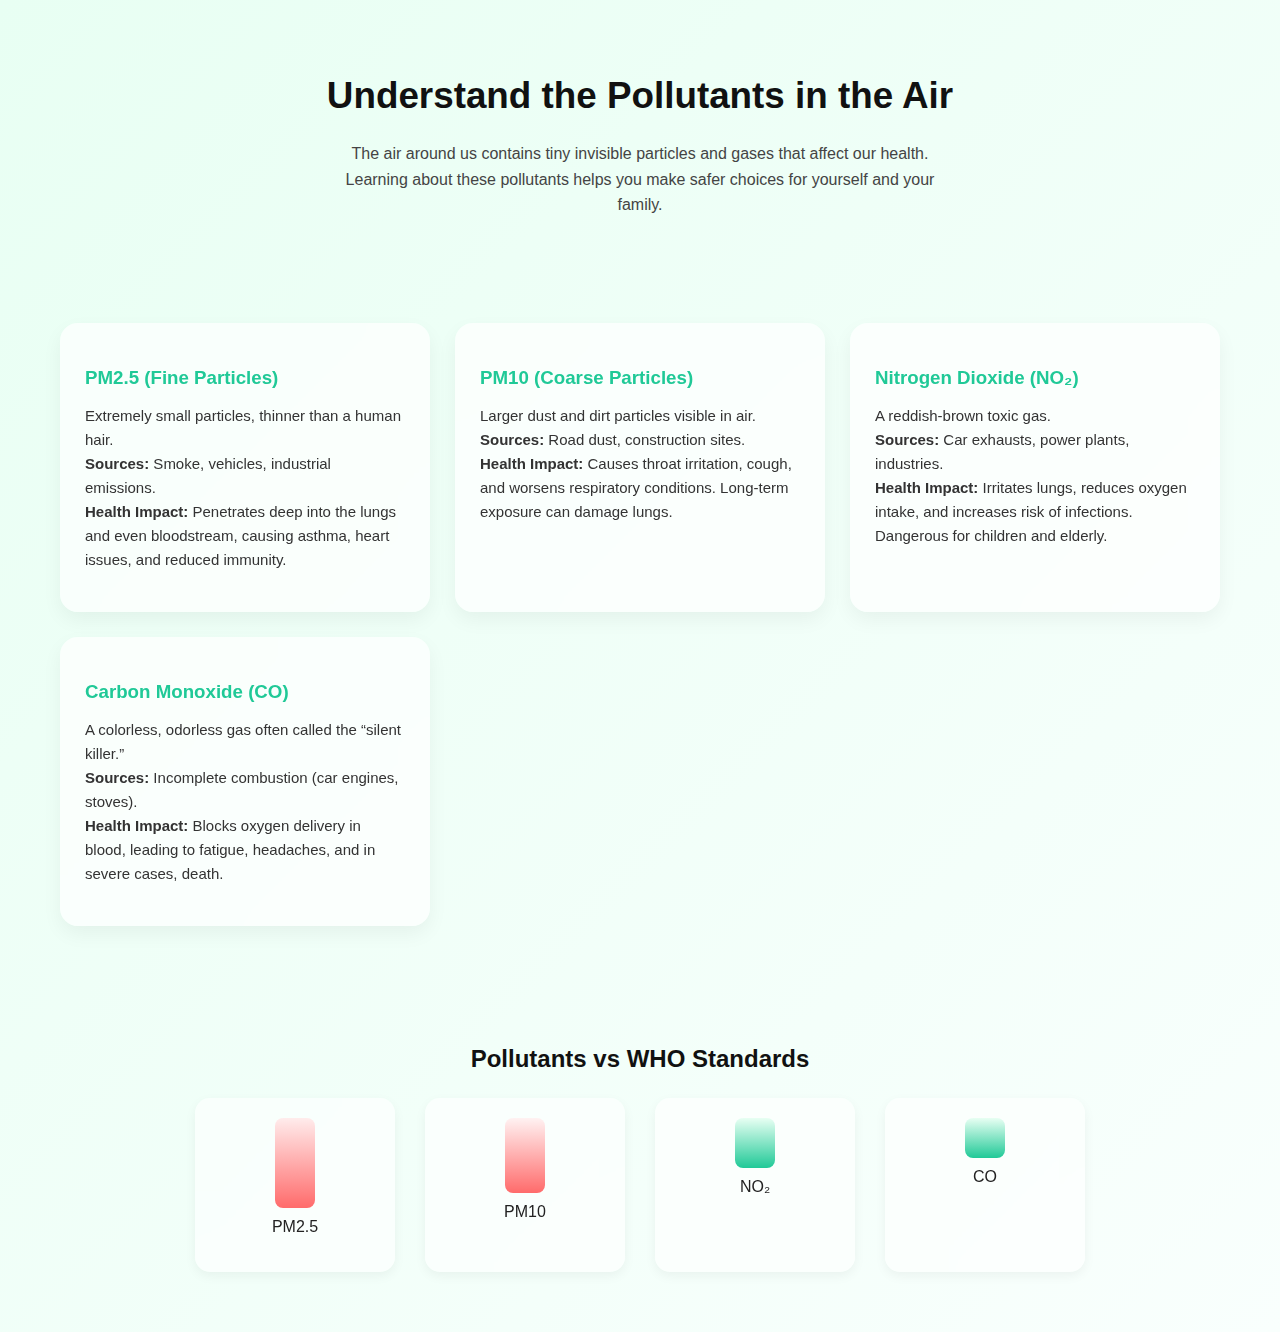
<file: pollutants/index.html>
<!DOCTYPE html>
<html lang="en">
<head>
  <meta charset="UTF-8">
  <meta name="viewport" content="width=device-width, initial-scale=1.0">
  <title>Pollutants Details</title>
  <style>
    body {
      font-family: 'Segoe UI', Tahoma, Geneva, Verdana, sans-serif;
      margin: 0;
      padding: 0;
      background: linear-gradient(135deg, #e8fff3, #f9fffd);
      color: #222;
    }

    .hero {
      text-align: center;
      padding: 50px 20px;
    }

    .hero h1 {
      font-size: 2.3rem;
      font-weight: 700;
      color: #111;
    }

    .hero p {
      color: #444;
      max-width: 600px;
      margin: 15px auto;
      line-height: 1.6;
    }

    .pollutants {
      display: grid;
      grid-template-columns: repeat(auto-fit, minmax(280px, 1fr));
      gap: 25px;
      padding: 40px 60px;
    }

    .card {
      background: rgba(255, 255, 255, 0.7);
      backdrop-filter: blur(12px);
      border-radius: 18px;
      padding: 25px;
      text-align: left;
      box-shadow: 0 8px 20px rgba(0,0,0,0.05);
      transition: transform 0.2s ease-in-out;
    }

    .card:hover {
      transform: translateY(-5px);
    }

    .card h3 {
      margin-bottom: 10px;
      color: #20c997;
    }

    .card p {
      color: #333;
      font-size: 15px;
      line-height: 1.6;
    }

    .comparison {
      padding: 60px 20px;
      text-align: center;
    }

    .comparison h2 {
      margin-bottom: 25px;
      color: #111;
    }

    .bars {
      display: flex;
      justify-content: center;
      flex-wrap: wrap;
      gap: 30px;
    }

    .bar {
      width: 160px;
      background: rgba(255, 255, 255, 0.6);
      backdrop-filter: blur(10px);
      border-radius: 15px;
      padding: 20px;
      box-shadow: 0 4px 12px rgba(0,0,0,0.05);
    }

    .bar p {
      margin-top: 10px;
      color: #222;
      font-weight: 500;
    }

    .bar .level {
      height: 100px;
      width: 40px;
      margin: 0 auto;
      border-radius: 8px;
      background: linear-gradient(to top, #ff6b6b, #f9fffd);
    }

    .tips {
      padding: 60px 20px;
      text-align: center;
    }

    .tips h2 {
      margin-bottom: 20px;
      color: #111;
    }

    .tip-grid {
      display: grid;
      grid-template-columns: repeat(auto-fit, minmax(220px, 1fr));
      gap: 25px;
      margin-top: 20px;
    }

    .tip {
      background: rgba(255, 255, 255, 0.6);
      backdrop-filter: blur(10px);
      padding: 20px;
      border-radius: 15px;
      box-shadow: 0 4px 12px rgba(0,0,0,0.05);
      font-size: 15px;
    }

    footer {
      background: #f6fef9;
      color: #555;
      padding: 20px;
      text-align: center;
      border-top: 1px solid #eaeaea;
      margin-top: 40px;
    }
  </style>
</head>
<body>

  <!-- Hero -->
  <section class="hero">
    <h1>Understand the Pollutants in the Air</h1>
    <p>
      The air around us contains tiny invisible particles and gases that affect our health. 
      Learning about these pollutants helps you make safer choices for yourself and your family.
    </p>
  </section>

  <!-- Pollutants Cards -->
  <section class="pollutants">
    <div class="card">
      <h3>PM2.5 (Fine Particles)</h3>
      <p>
        Extremely small particles, thinner than a human hair. 
        <br><b>Sources:</b> Smoke, vehicles, industrial emissions.  
        <br><b>Health Impact:</b> Penetrates deep into the lungs and even bloodstream, 
        causing asthma, heart issues, and reduced immunity.
      </p>
    </div>
    <div class="card">
      <h3>PM10 (Coarse Particles)</h3>
      <p>
        Larger dust and dirt particles visible in air.  
        <br><b>Sources:</b> Road dust, construction sites.  
        <br><b>Health Impact:</b> Causes throat irritation, cough, and worsens respiratory conditions. 
        Long-term exposure can damage lungs.
      </p>
    </div>
    <div class="card">
      <h3>Nitrogen Dioxide (NO₂)</h3>
      <p>
        A reddish-brown toxic gas.  
        <br><b>Sources:</b> Car exhausts, power plants, industries.  
        <br><b>Health Impact:</b> Irritates lungs, reduces oxygen intake, and increases risk of infections. 
        Dangerous for children and elderly.
      </p>
    </div>
    <div class="card">
      <h3>Carbon Monoxide (CO)</h3>
      <p>
        A colorless, odorless gas often called the “silent killer.”  
        <br><b>Sources:</b> Incomplete combustion (car engines, stoves).  
        <br><b>Health Impact:</b> Blocks oxygen delivery in blood, leading to fatigue, headaches, 
        and in severe cases, death.
      </p>
    </div>
  </section>

  <!-- Comparison -->
  <section class="comparison">
    <h2>Pollutants vs WHO Standards</h2>
    <div class="bars">
      <div class="bar">
        <div class="level" style="height: 90px; background: linear-gradient(to top, #ff6b6b, #ffecec);"></div>
        <p>PM2.5</p>
      </div>
      <div class="bar">
        <div class="level" style="height: 75px; background: linear-gradient(to top, #ff6b6b, #fff2f2);"></div>
        <p>PM10</p>
      </div>
      <div class="bar">
        <div class="level" style="height: 50px; background: linear-gradient(to top, #20c997, #e8fff3);"></div>
        <p>NO₂</p>
      </div>
      <div class="bar">
        <div class="level" style="height: 40px; background: linear-gradient(to top, #20c997, #e8fff3);"></div>
        <p>CO</p>
      </div>
    </div>
  </section>


</body>
</html>
</file>
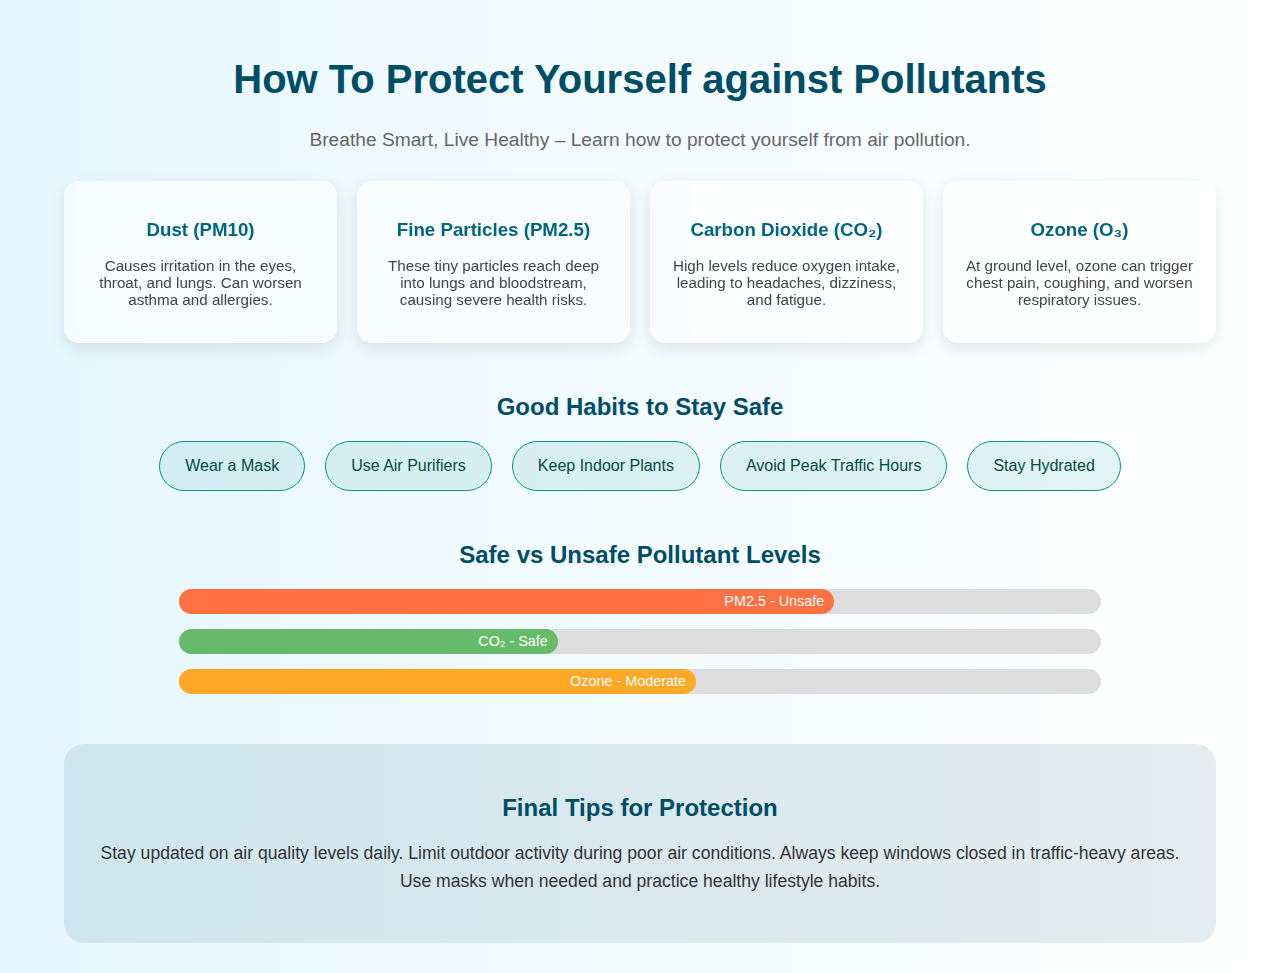
<file: protect/index.html>
<!DOCTYPE html>
<html lang="en">
<head>
  <meta charset="UTF-8">
  <meta name="viewport" content="width=device-width, initial-scale=1.0">
  <title>Protect Yourself from Air Pollution</title>
  <style>
    body {
      font-family: 'Segoe UI', sans-serif;
      margin: 0;
      padding: 0;
      background: linear-gradient(to right, #e6f7ff, #ffffff);
      color: #333;
    }

    .container {
      width: 90%;
      margin: auto;
      padding: 30px 0;
    }

    .heading {
      text-align: center;
      margin-bottom: 20px;
    }
    .heading h1 {
      font-size: 2.5rem;
      color: #004d66;
    }
    .heading p {
      font-size: 1.2rem;
      color: #666;
    }

    /* Cards */
    .cards {
      display: grid;
      grid-template-columns: repeat(auto-fit, minmax(230px, 1fr));
      gap: 20px;
      margin: 30px 0;
    }
    .card {
      background: rgba(255, 255, 255, 0.6);
      backdrop-filter: blur(12px);
      border-radius: 15px;
      padding: 20px;
      text-align: center;
      box-shadow: 0 5px 15px rgba(0,0,0,0.1);
      transition: transform 0.3s;
    }
    .card:hover {
      transform: translateY(-8px);
    }
    .card h3 {
      color: #006680;
      margin-bottom: 10px;
    }
    .card p {
      font-size: 0.95rem;
      color: #444;
    }

    /* Good Habits Graph Style */
    .habits {
      margin: 50px 0;
      text-align: center;
    }
    .habits h2 {
      color: #004d66;
      margin-bottom: 20px;
    }
    .habit-graph {
      display: flex;
      justify-content: center;
      flex-wrap: wrap;
      gap: 20px;
    }
    .habit {
      background: rgba(0, 150, 136, 0.1);
      border: 1px solid #009688;
      border-radius: 50px;
      padding: 15px 25px;
      font-size: 1rem;
      color: #004d40;
      transition: 0.3s;
    }
    .habit:hover {
      background: #009688;
      color: white;
    }

    /* Pollutant Level Graph */
    .graph-section {
      margin: 50px 0;
      text-align: center;
    }
    .graph-section h2 {
      color: #004d66;
      margin-bottom: 20px;
    }
    .bar {
      background: #ddd;
      border-radius: 20px;
      margin: 15px auto;
      width: 80%;
      height: 25px;
      position: relative;
    }
    .bar span {
      display: block;
      height: 100%;
      border-radius: 20px;
      text-align: right;
      padding-right: 10px;
      line-height: 25px;
      color: white;
      font-size: 0.9rem;
    }
    .pm { width: 70%; background: #ff7043; } /* unsafe */
    .co2 { width: 40%; background: #66bb6a; } /* safe */
    .ozone { width: 55%; background: #ffa726; } /* moderate */

    /* Final Tips */
    .tips {
      background: rgba(0, 77, 102, 0.1);
      padding: 30px;
      border-radius: 20px;
      text-align: center;
      margin-top: 50px;
    }
    .tips h2 {
      color: #004d66;
      margin-bottom: 15px;
    }
    .tips p {
      font-size: 1.1rem;
      color: #333;
      line-height: 1.6;
    }
  </style>
</head>
<body>
  <div class="container">
    <!-- Heading -->
    <div class="heading">
      <h1>How To Protect Yourself against Pollutants </h1>
      <p>Breathe Smart, Live Healthy – Learn how to protect yourself from air pollution.</p>
    </div>

    <!-- Cards -->
    <div class="cards">
      <div class="card">
        <h3>Dust (PM10)</h3>
        <p>Causes irritation in the eyes, throat, and lungs. Can worsen asthma and allergies.</p>
      </div>
      <div class="card">
        <h3>Fine Particles (PM2.5)</h3>
        <p>These tiny particles reach deep into lungs and bloodstream, causing severe health risks.</p>
      </div>
      <div class="card">
        <h3>Carbon Dioxide (CO₂)</h3>
        <p>High levels reduce oxygen intake, leading to headaches, dizziness, and fatigue.</p>
      </div>
      <div class="card">
        <h3>Ozone (O₃)</h3>
        <p>At ground level, ozone can trigger chest pain, coughing, and worsen respiratory issues.</p>
      </div>
    </div>

    <!-- Good Habits -->
    <div class="habits">
      <h2>Good Habits to Stay Safe</h2>
      <div class="habit-graph">
        <div class="habit">Wear a Mask</div>
        <div class="habit">Use Air Purifiers</div>
        <div class="habit">Keep Indoor Plants</div>
        <div class="habit">Avoid Peak Traffic Hours</div>
        <div class="habit">Stay Hydrated</div>
      </div>
    </div>

    <!-- Pollutant Level Graph -->
    <div class="graph-section">
      <h2>Safe vs Unsafe Pollutant Levels</h2>
      <div class="bar"><span class="pm">PM2.5 - Unsafe</span></div>
      <div class="bar"><span class="co2">CO₂ - Safe</span></div>
      <div class="bar"><span class="ozone">Ozone - Moderate</span></div>
    </div>

    <!-- Final Tips -->
    <div class="tips">
      <h2>Final Tips for Protection</h2>
      <p>Stay updated on air quality levels daily. Limit outdoor activity during poor air conditions. 
      Always keep windows closed in traffic-heavy areas. Use masks when needed and practice healthy lifestyle habits.</p>
    </div>
  </div>
</body>
</html>
</file>
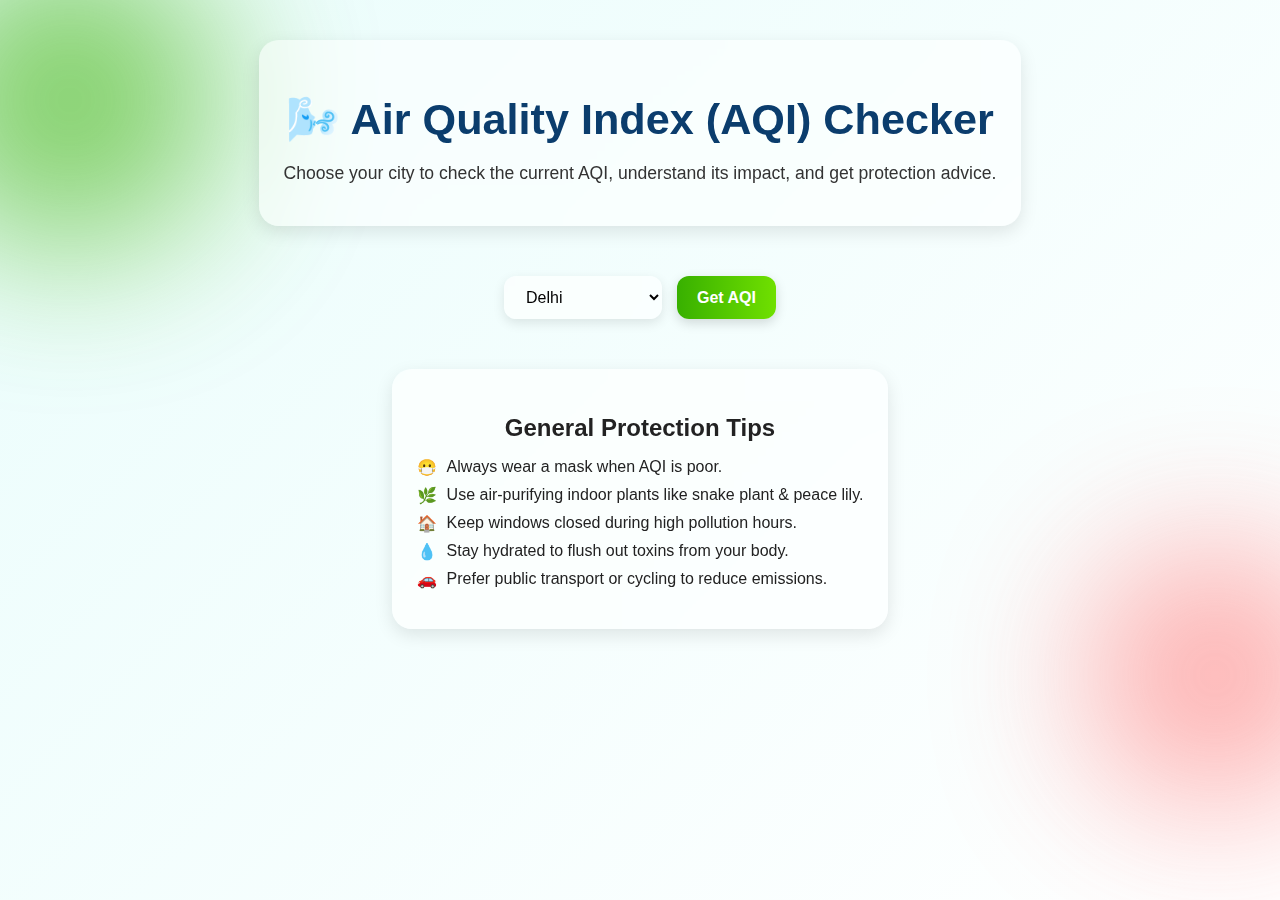
<file: aqi.html>
<!DOCTYPE html>
<html lang="en">
<head>
  <meta charset="UTF-8">
  <meta name="viewport" content="width=device-width, initial-scale=1.0">
  <title>AQI Calculator</title>
  <style>
    body {
      margin: 0;
      font-family: 'Segoe UI', sans-serif;
      background: linear-gradient(135deg, #eafdfc, #ffffff);
      color: #222;
      display: flex;
      flex-direction: column;
      align-items: center;
      min-height: 100vh;
      overflow-x: hidden;
    }

    /* Floating Background Elements */
    .blob {
      position: absolute;
      border-radius: 50%;
      filter: blur(80px);
      opacity: 0.6;
      z-index: -1;
    }
    .blob1 { width: 300px; height: 300px; top: -50px; left: -80px; background: #38b000; }
    .blob2 { width: 250px; height: 250px; bottom: 100px; right: -60px; background: #ff6b6b; }

    /* Hero */
    .hero {
      text-align: center;
      margin: 40px 20px 20px;
      padding: 25px;
      background: rgba(255,255,255,0.5);
      backdrop-filter: blur(15px);
      border-radius: 20px;
      box-shadow: 0 6px 18px rgba(0,0,0,0.1);
      max-width: 850px;
      animation: fadeIn 1s ease;
    }
    .hero h1 {
      font-size: 2.7rem;
      margin-bottom: 10px;
      color: #0b3d6d;
    }
    .hero p {
      font-size: 1.1rem;
      color: #333;
    }

    /* Controls */
    .controls {
      display: flex;
      gap: 15px;
      margin: 30px 0;
      flex-wrap: wrap;
      justify-content: center;
    }
    select {
      padding: 12px 18px;
      border-radius: 12px;
      border: none;
      font-size: 1rem;
      cursor: pointer;
      background: rgba(255,255,255,0.6);
      backdrop-filter: blur(12px);
      box-shadow: 0 4px 12px rgba(0,0,0,0.1);
      transition: 0.3s;
    }
    select:hover { transform: scale(1.05); }
    button {
      padding: 12px 20px;
      border-radius: 12px;
      border: none;
      font-size: 1rem;
      cursor: pointer;
      background: linear-gradient(to right, #38b000, #70e000);
      color: white;
      font-weight: bold;
      box-shadow: 0 4px 12px rgba(0,0,0,0.15);
      transition: 0.3s;
    }
    button:hover { transform: scale(1.05) rotate(-1deg); }

    /* Result Box */
    .result-box {
      display: none;
      background: rgba(255,255,255,0.6);
      backdrop-filter: blur(15px);
      border-radius: 20px;
      padding: 30px;
      box-shadow: 0 8px 25px rgba(0,0,0,0.15);
      text-align: center;
      width: 90%;
      max-width: 650px;
      margin-bottom: 40px;
      animation: slideUp 0.8s ease;
    }
    .result-box h2 { margin: 0; font-size: 1.6rem; }

    /* AQI Bar */
    .bar-container {
      width: 100%;
      background: #ddd;
      border-radius: 20px;
      height: 30px;
      margin: 20px 0;
      overflow: hidden;
    }
    .bar-fill {
      height: 100%;
      width: 0;
      line-height: 30px;
      text-align: right;
      padding-right: 10px;
      color: white;
      font-weight: bold;
      border-radius: 20px;
      transition: width 1s ease, background 0.4s ease, box-shadow 0.4s;
    }
    .suggestion {
      font-size: 1rem;
      font-weight: 500;
      margin-top: 10px;
    }

    /* Extra Info Cards */
    .extra-info {
      display: grid;
      grid-template-columns: repeat(auto-fit, minmax(180px,1fr));
      gap: 18px;
      margin-top: 20px;
    }
    .info-card {
      background: rgba(255,255,255,0.65);
      backdrop-filter: blur(12px);
      padding: 18px;
      border-radius: 15px;
      box-shadow: 0 4px 15px rgba(0,0,0,0.12);
      font-size: 0.9rem;
      transition: transform 0.3s;
    }
    .info-card:hover { transform: translateY(-5px) scale(1.03); }
    .info-card h3 {
      margin: 0 0 8px;
      font-size: 1rem;
      color: #0b3d6d;
    }

    /* AQI Legend */
    .legend {
      display: flex;
      justify-content: space-around;
      margin: 25px 0 10px;
      font-size: 0.9rem;
    }
    .legend div {
      padding: 8px 12px;
      border-radius: 10px;
      color: white;
    }
    .good { background: #38b000; }
    .moderate { background: #ffb703; }
    .unhealthy { background: #d00000; }
    .hazardous { background: #6a040f; }

    /* Tips */
    .tips {
      max-width: 850px;
      margin: 20px auto 60px;
      padding: 25px;
      border-radius: 20px;
      background: rgba(255,255,255,0.6);
      backdrop-filter: blur(12px);
      box-shadow: 0 6px 18px rgba(0,0,0,0.1);
    }
    .tips h2 { text-align: center; margin-bottom: 15px; }
    .tips ul { list-style: none; padding: 0; }
    .tips li {
      margin: 10px 0;
      padding-left: 30px;
      position: relative;
      font-size: 1rem;
    }
    .tips li::before {
      position: absolute; left: 0; top: 0;
    }
    .tips li:nth-child(1)::before { content: "😷"; }
    .tips li:nth-child(2)::before { content: "🌿"; }
    .tips li:nth-child(3)::before { content: "🏠"; }
    .tips li:nth-child(4)::before { content: "💧"; }
    .tips li:nth-child(5)::before { content: "🚗"; }

    /* Animations */
    @keyframes fadeIn { from{opacity:0;} to{opacity:1;} }
    @keyframes slideUp { from{transform:translateY(20px); opacity:0;} to{transform:translateY(0); opacity:1;} }
  </style>
</head>
<body>
  <!-- Background Blobs -->
  <div class="blob blob1"></div>
  <div class="blob blob2"></div>

  <!-- Hero -->
  <div class="hero">
    <h1>🌬️ Air Quality Index (AQI) Checker</h1>
    <p>Choose your city to check the current AQI, understand its impact, and get protection advice.</p>
  </div>

  <!-- Controls -->
  <div class="controls">
    <select id="citySelect"></select>
    <button id="fetchAQI">Get AQI</button>
  </div>

  <!-- Result -->
  <div class="result-box" id="resultBox">
    <h2 id="cityName"></h2>
    <div class="bar-container">
      <div class="bar-fill" id="aqiBar">0</div>
    </div>
    <div class="suggestion" id="suggestionText"></div>

    <!-- Extra Info Cards -->
    <div class="extra-info">
      <div class="info-card">
        <h3>👤 Health Impact</h3>
        <p id="impactText">--</p>
      </div>
      <div class="info-card">
        <h3>⚠️ At Risk</h3>
        <p id="riskText">--</p>
      </div>
      <div class="info-card">
        <h3>💡 Advice</h3>
        <p id="adviceText">--</p>
      </div>
    </div>

    <!-- AQI Legend -->
    <div class="legend">
      <div class="good">Good (0–100)</div>
      <div class="moderate">Moderate (101–150)</div>
      <div class="unhealthy">Unhealthy (151–200)</div>
      <div class="hazardous">Hazardous (200+)</div>
    </div>
  </div>

  <!-- Final Tips -->
  <div class="tips">
    <h2>General Protection Tips</h2>
    <ul>
      <li>Always wear a mask when AQI is poor.</li>
      <li>Use air-purifying indoor plants like snake plant & peace lily.</li>
      <li>Keep windows closed during high pollution hours.</li>
      <li>Stay hydrated to flush out toxins from your body.</li>
      <li>Prefer public transport or cycling to reduce emissions.</li>
    </ul>
  </div>

  <script>
    // Pre-fed AQI Data
    const aqiData = {
      "Delhi": { value: 180, impact: "High risk of respiratory issues", risk: "Children, elderly, heart/lung patients", advice: "Avoid outdoor activity" },
      "Mumbai": { value: 95, impact: "Acceptable but some discomfort possible", risk: "Sensitive groups", advice: "Limit prolonged outdoor exertion" },
      "Beijing": { value: 200, impact: "Unhealthy air quality", risk: "Everyone at risk", advice: "Avoid outdoor exertion" },
      "Tokyo": { value: 130, impact: "Unhealthy for sensitive groups", risk: "Children, elderly", advice: "Reduce time outdoors" },
      "Singapore": { value: 110, impact: "Unhealthy for sensitive groups", risk: "Elderly, children", advice: "Wear mask outdoors" },
      "Dhaka": { value: 220, impact: "Very unhealthy air quality", risk: "Everyone at risk", advice: "Stay indoors, use air purifiers" },
      "Bangkok": { value: 90, impact: "Moderate but manageable", risk: "Sensitive groups", advice: "Avoid outdoor activities during peak hours" },
      "Seoul": { value: 140, impact: "Unhealthy for sensitive groups", risk: "Children, elderly", advice: "Limit outdoor exertion" },

      "London": { value: 45, impact: "Air quality is good", risk: "No significant risk", advice: "Enjoy outdoor activities" },
      "Paris": { value: 80, impact: "Moderate", risk: "Sensitive groups", advice: "Consider reducing outdoor time" },
      "Berlin": { value: 70, impact: "Fairly good", risk: "Minor risk to sensitive groups", advice: "Safe to be outdoors" },
      "Rome": { value: 100, impact: "Moderate pollution", risk: "Asthma patients, elderly", advice: "Limit prolonged exertion" },
      "Moscow": { value: 160, impact: "Unhealthy air quality", risk: "Sensitive groups and elderly", advice: "Wear protective mask outdoors" },
      "Madrid": { value: 85, impact: "Moderate", risk: "Children with asthma", advice: "Safe with precautions" },

      "New York": { value: 60, impact: "Generally okay", risk: "Sensitive groups may feel mild effects", advice: "Safe to go outside" },
      "Los Angeles": { value: 120, impact: "Moderate to unhealthy for sensitive groups", risk: "Children, elderly", advice: "Limit time outdoors" },
      "Toronto": { value: 55, impact: "Good", risk: "Low risk", advice: "Safe outdoors" },
      "Mexico City": { value: 170, impact: "Unhealthy", risk: "Everyone at risk", advice: "Reduce outdoor activity" },

      "São Paulo": { value: 150, impact: "Unhealthy for sensitive groups", risk: "Elderly, children", advice: "Avoid long exposure outdoors" },
      "Buenos Aires": { value: 95, impact: "Moderate", risk: "Sensitive groups", advice: "Stay cautious outdoors" },
      "Santiago": { value: 180, impact: "Unhealthy", risk: "All groups at risk", advice: "Wear protective mask" },

      "Cairo": { value: 190, impact: "Unhealthy", risk: "Children, elderly", advice: "Limit outdoor time" },
      "Lagos": { value: 210, impact: "Very unhealthy", risk: "Everyone at risk", advice: "Stay indoors" },
      "Nairobi": { value: 75, impact: "Moderate", risk: "Sensitive groups", advice: "Safe with some precautions" },
      "Johannesburg": { value: 100, impact: "Moderate pollution", risk: "Asthma patients", advice: "Limit prolonged exertion" },

      "Sydney": { value: 55, impact: "Good, slight issues for sensitive groups", risk: "Sensitive groups", advice: "Enjoy outdoor activities" },
      "Melbourne": { value: 65, impact: "Good to moderate", risk: "Very low risk", advice: "Safe outdoors" },
      "Auckland": { value: 50, impact: "Good", risk: "Low risk", advice: "Breathe easy" }
    };

    // Auto populate dropdown
    const citySelect = document.getElementById("citySelect");
    Object.keys(aqiData).forEach(city => {
      const option = document.createElement("option");
      option.value = city;
      option.textContent = city;
      citySelect.appendChild(option);
    });

    const resultBox = document.getElementById("resultBox");
    const cityName = document.getElementById("cityName");
    const aqiBar = document.getElementById("aqiBar");
    const suggestionText = document.getElementById("suggestionText");

    const impactText = document.getElementById("impactText");
    const riskText = document.getElementById("riskText");
    const adviceText = document.getElementById("adviceText");

    document.getElementById("fetchAQI").addEventListener("click", () => {
      const city = citySelect.value;
      const data = aqiData[city];

      resultBox.style.display = "block";
      cityName.innerText = `${city} - AQI ${data.value}`;

      // AQI Bar
      let percent = Math.min(data.value / 3, 100); 
      aqiBar.style.width = percent + "%";
      aqiBar.innerText = data.value;

      // Color + Suggestion
      if (data.value <= 100) {
        aqiBar.style.background = "linear-gradient(to right,#38b000,#70e000)";
        aqiBar.style.boxShadow = "0 0 15px #38b000";
        suggestionText.innerText = "✅ Air quality is good. Safe to go outside.";
      } else if (data.value <= 150) {
        aqiBar.style.background = "linear-gradient(to right,#ffb703,#ffd166)";
        aqiBar.style.boxShadow = "0 0 15px #ffb703";
        suggestionText.innerText = "⚠️ Moderate pollution. Sensitive groups should reduce outdoor activity.";
      } else if (data.value <= 200) {
        aqiBar.style.background = "linear-gradient(to right,#d00000,#ff4d6d)";
        aqiBar.style.boxShadow = "0 0 15px #d00000";
        suggestionText.innerText = "❌ Unhealthy air. Avoid outdoor activities.";
      } else {
        aqiBar.style.background = "linear-gradient(to right,#6a040f,#9d0208)";
        aqiBar.style.boxShadow = "0 0 20px #6a040f";
        suggestionText.innerText = "☠️ Hazardous! Stay indoors and use purifiers.";
      }

      // Extra Info
      impactText.innerText = data.impact;
      riskText.innerText = data.risk;
      adviceText.innerText = data.advice;
    });
  </script>
</body>
</html>
</file>
